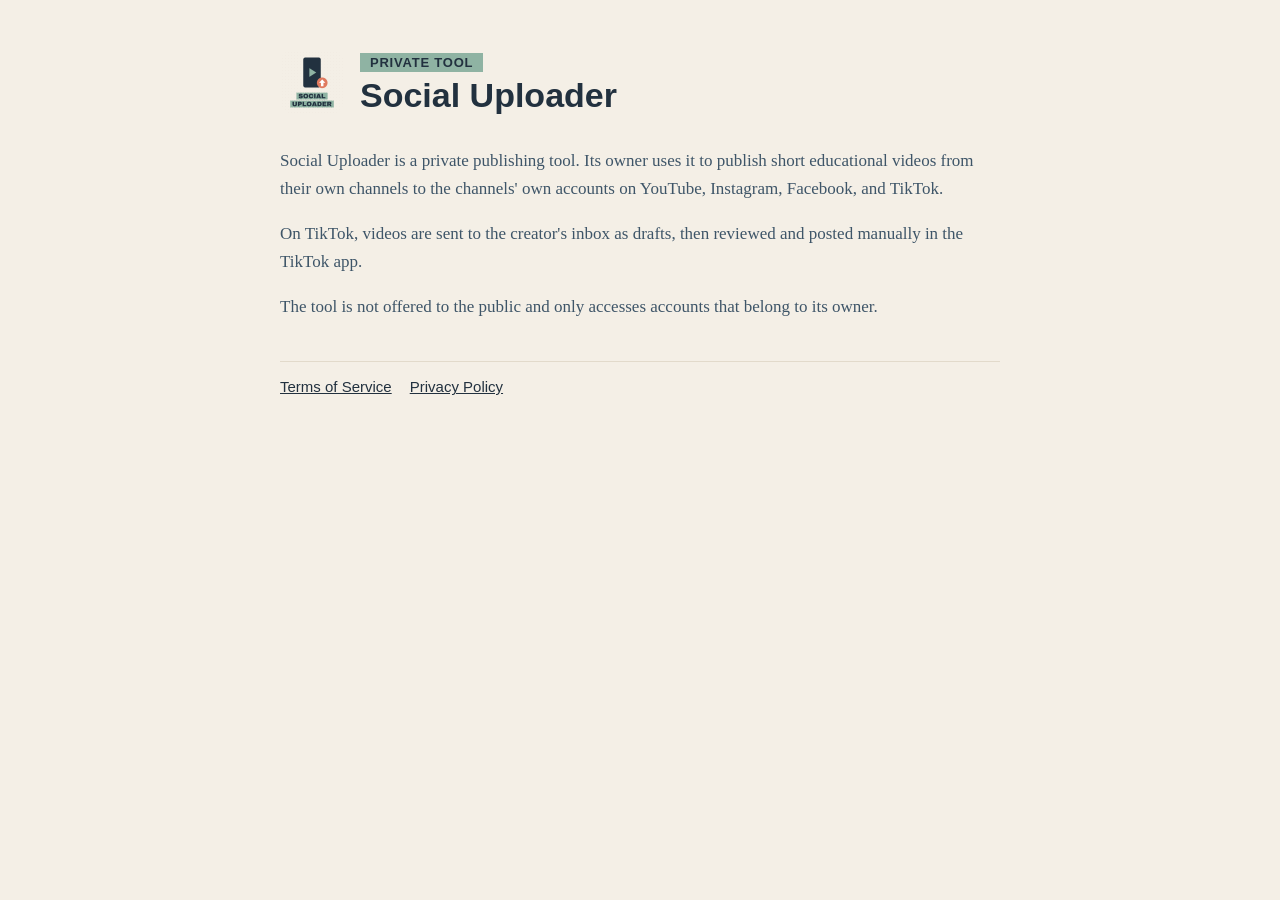
<file: index.html>
<!doctype html><html lang="en"><head><meta charset="utf-8"><meta name="viewport" content="width=device-width,initial-scale=1">
<title>Social Uploader</title><link rel="icon" href="icon.png"><link rel="stylesheet" href="style.css"></head><body><main>
<header><img src="icon.png" alt="Social Uploader"><div><span class="tag">PRIVATE TOOL</span><h1>Social Uploader</h1></div></header>
<p>Social Uploader is a private publishing tool. Its owner uses it to publish short educational videos from their own channels to the channels' own accounts on YouTube, Instagram, Facebook, and TikTok.</p>
<p>On TikTok, videos are sent to the creator's inbox as drafts, then reviewed and posted manually in the TikTok app.</p>
<p>The tool is not offered to the public and only accesses accounts that belong to its owner.</p>
<nav><a href="terms.html">Terms of Service</a><a href="privacy.html">Privacy Policy</a></nav>
</main></body></html>
</file>
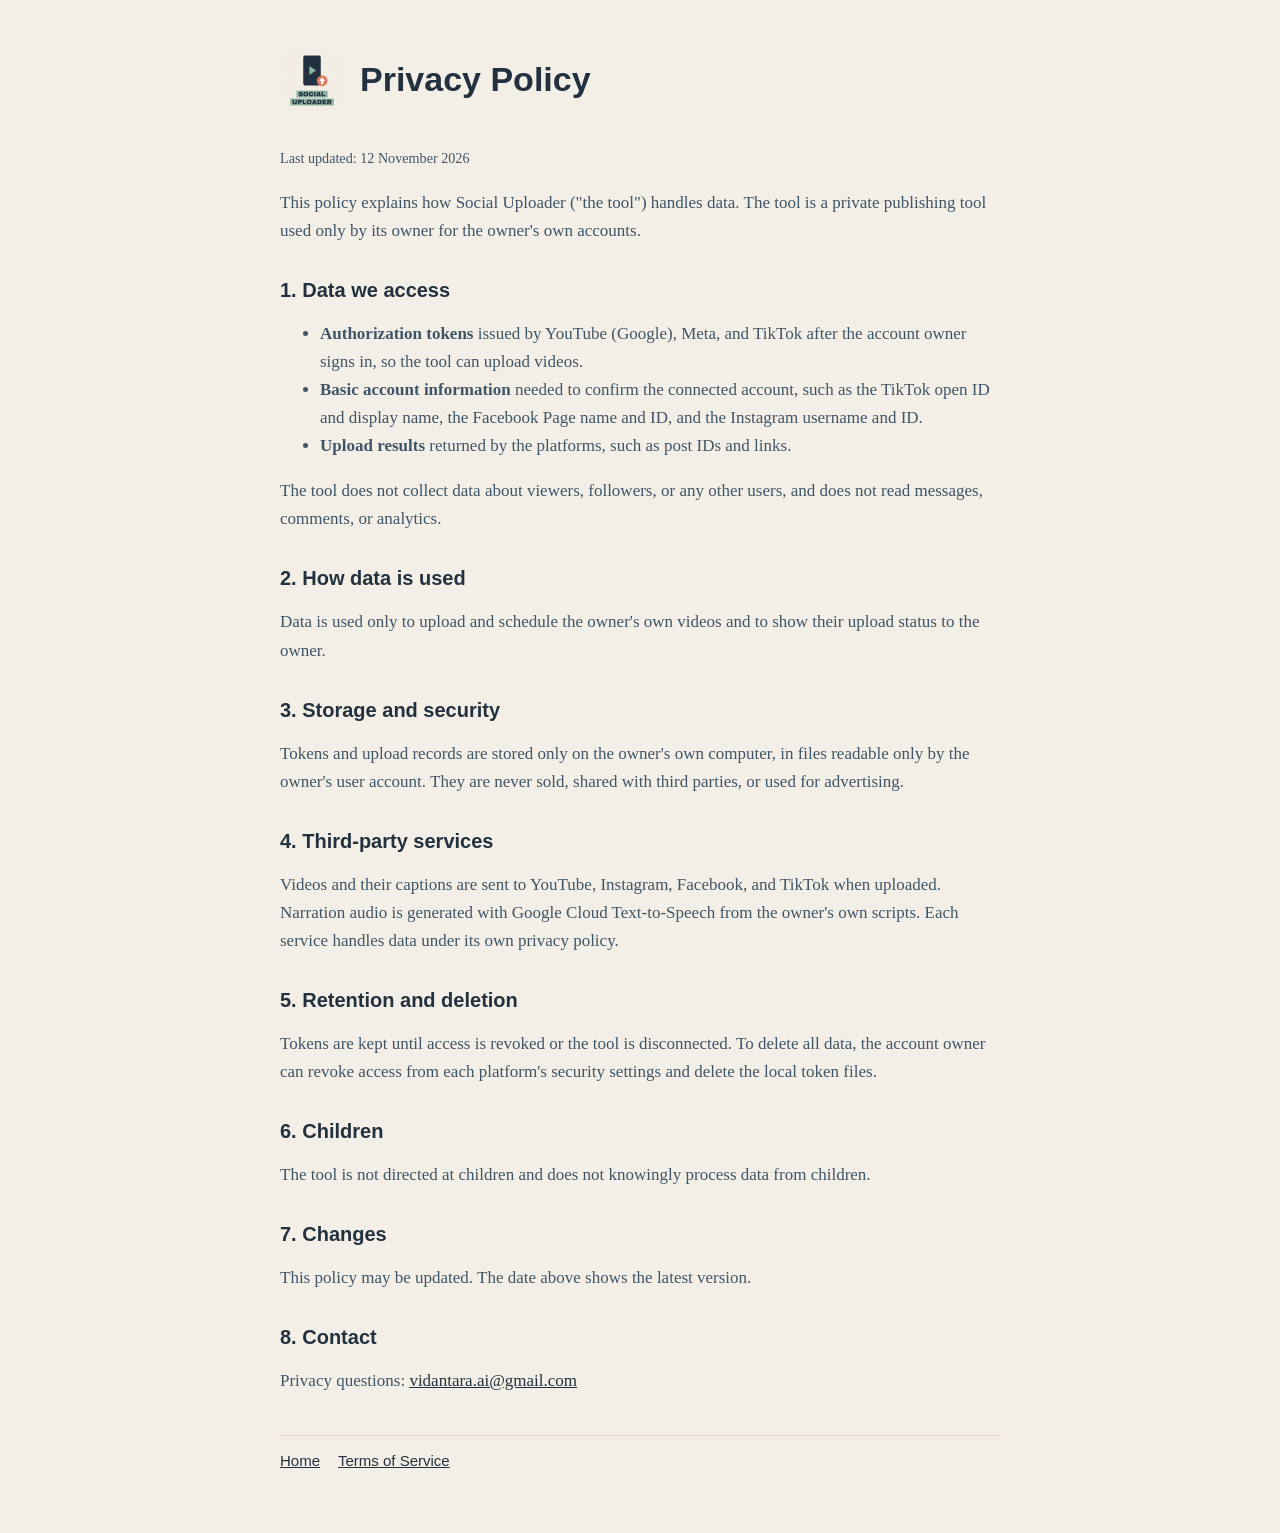
<file: privacy.html>
<!doctype html><html lang="en"><head><meta charset="utf-8"><meta name="viewport" content="width=device-width,initial-scale=1">
<title>Privacy Policy</title><link rel="icon" href="icon.png"><link rel="stylesheet" href="style.css"></head><body><main>
<header><img src="icon.png" alt="Social Uploader"><h1>Privacy Policy</h1></header>
<p><small>Last updated: 12 November 2026</small></p>
<p>This policy explains how Social Uploader ("the tool") handles data. The tool is a private publishing tool used only by its owner for the owner's own accounts.</p>
<h2>1. Data we access</h2>
<ul>
<li><strong>Authorization tokens</strong> issued by YouTube (Google), Meta, and TikTok after the account owner signs in, so the tool can upload videos.</li>
<li><strong>Basic account information</strong> needed to confirm the connected account, such as the TikTok open ID and display name, the Facebook Page name and ID, and the Instagram username and ID.</li>
<li><strong>Upload results</strong> returned by the platforms, such as post IDs and links.</li>
</ul>
<p>The tool does not collect data about viewers, followers, or any other users, and does not read messages, comments, or analytics.</p>
<h2>2. How data is used</h2>
<p>Data is used only to upload and schedule the owner's own videos and to show their upload status to the owner.</p>
<h2>3. Storage and security</h2>
<p>Tokens and upload records are stored only on the owner's own computer, in files readable only by the owner's user account. They are never sold, shared with third parties, or used for advertising.</p>
<h2>4. Third-party services</h2>
<p>Videos and their captions are sent to YouTube, Instagram, Facebook, and TikTok when uploaded. Narration audio is generated with Google Cloud Text-to-Speech from the owner's own scripts. Each service handles data under its own privacy policy.</p>
<h2>5. Retention and deletion</h2>
<p>Tokens are kept until access is revoked or the tool is disconnected. To delete all data, the account owner can revoke access from each platform's security settings and delete the local token files.</p>
<h2>6. Children</h2>
<p>The tool is not directed at children and does not knowingly process data from children.</p>
<h2>7. Changes</h2>
<p>This policy may be updated. The date above shows the latest version.</p>
<h2>8. Contact</h2>
<p>Privacy questions: <a href="mailto:vidantara.ai@gmail.com">vidantara.ai@gmail.com</a></p>
<nav><a href="index.html">Home</a><a href="terms.html">Terms of Service</a></nav>
</main></body></html>
</file>
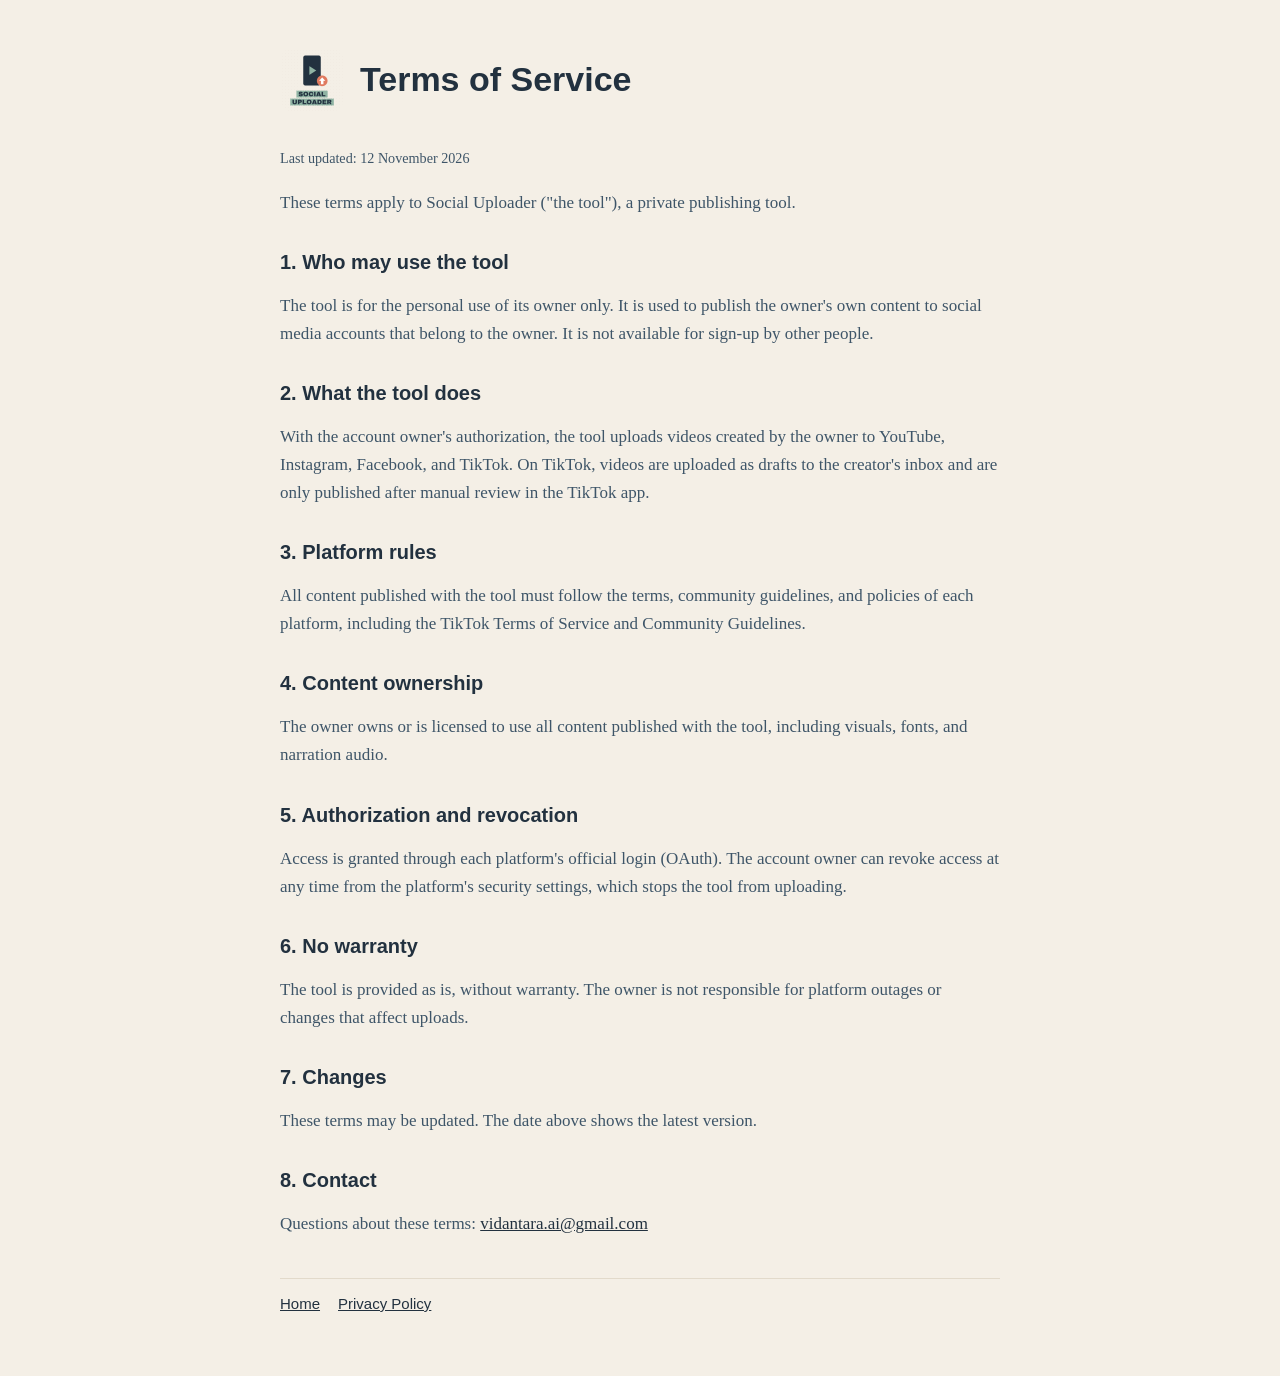
<file: terms.html>
<!doctype html><html lang="en"><head><meta charset="utf-8"><meta name="viewport" content="width=device-width,initial-scale=1">
<title>Terms of Service</title><link rel="icon" href="icon.png"><link rel="stylesheet" href="style.css"></head><body><main>
<header><img src="icon.png" alt="Social Uploader"><h1>Terms of Service</h1></header>
<p><small>Last updated: 12 November 2026</small></p>
<p>These terms apply to Social Uploader ("the tool"), a private publishing tool.</p>
<h2>1. Who may use the tool</h2>
<p>The tool is for the personal use of its owner only. It is used to publish the owner's own content to social media accounts that belong to the owner. It is not available for sign-up by other people.</p>
<h2>2. What the tool does</h2>
<p>With the account owner's authorization, the tool uploads videos created by the owner to YouTube, Instagram, Facebook, and TikTok. On TikTok, videos are uploaded as drafts to the creator's inbox and are only published after manual review in the TikTok app.</p>
<h2>3. Platform rules</h2>
<p>All content published with the tool must follow the terms, community guidelines, and policies of each platform, including the TikTok Terms of Service and Community Guidelines.</p>
<h2>4. Content ownership</h2>
<p>The owner owns or is licensed to use all content published with the tool, including visuals, fonts, and narration audio.</p>
<h2>5. Authorization and revocation</h2>
<p>Access is granted through each platform's official login (OAuth). The account owner can revoke access at any time from the platform's security settings, which stops the tool from uploading.</p>
<h2>6. No warranty</h2>
<p>The tool is provided as is, without warranty. The owner is not responsible for platform outages or changes that affect uploads.</p>
<h2>7. Changes</h2>
<p>These terms may be updated. The date above shows the latest version.</p>
<h2>8. Contact</h2>
<p>Questions about these terms: <a href="mailto:vidantara.ai@gmail.com">vidantara.ai@gmail.com</a></p>
<nav><a href="index.html">Home</a><a href="privacy.html">Privacy Policy</a></nav>
</main></body></html>
</file>
<file: style.css>
:root{--bg:#F4EFE6;--ink:#22313F;--muted:#3E5568;--sage:#8FB3A3;--line:#E2DACB}
*{box-sizing:border-box}body{margin:0;background:var(--bg);color:var(--ink);font:17px/1.65 Georgia,"Times New Roman",serif}
main{max-width:760px;margin:0 auto;padding:48px 20px 64px}
header{display:flex;align-items:center;gap:16px;margin-bottom:32px}header img{width:64px;height:64px;border-radius:14px}
h1{font:800 34px/1.15 Helvetica,Arial,sans-serif;margin:0}h2{font:700 20px/1.3 Helvetica,Arial,sans-serif;margin:32px 0 8px}
.tag{display:inline-block;background:var(--sage);padding:2px 10px;font:700 13px Helvetica,Arial,sans-serif;letter-spacing:.06em}
p,li{color:var(--muted)}a{color:var(--ink)}nav{margin-top:40px;padding-top:16px;border-top:1px solid var(--line);font:15px Helvetica,Arial,sans-serif}
nav a{margin-right:18px}small{color:var(--muted)}
</file>
